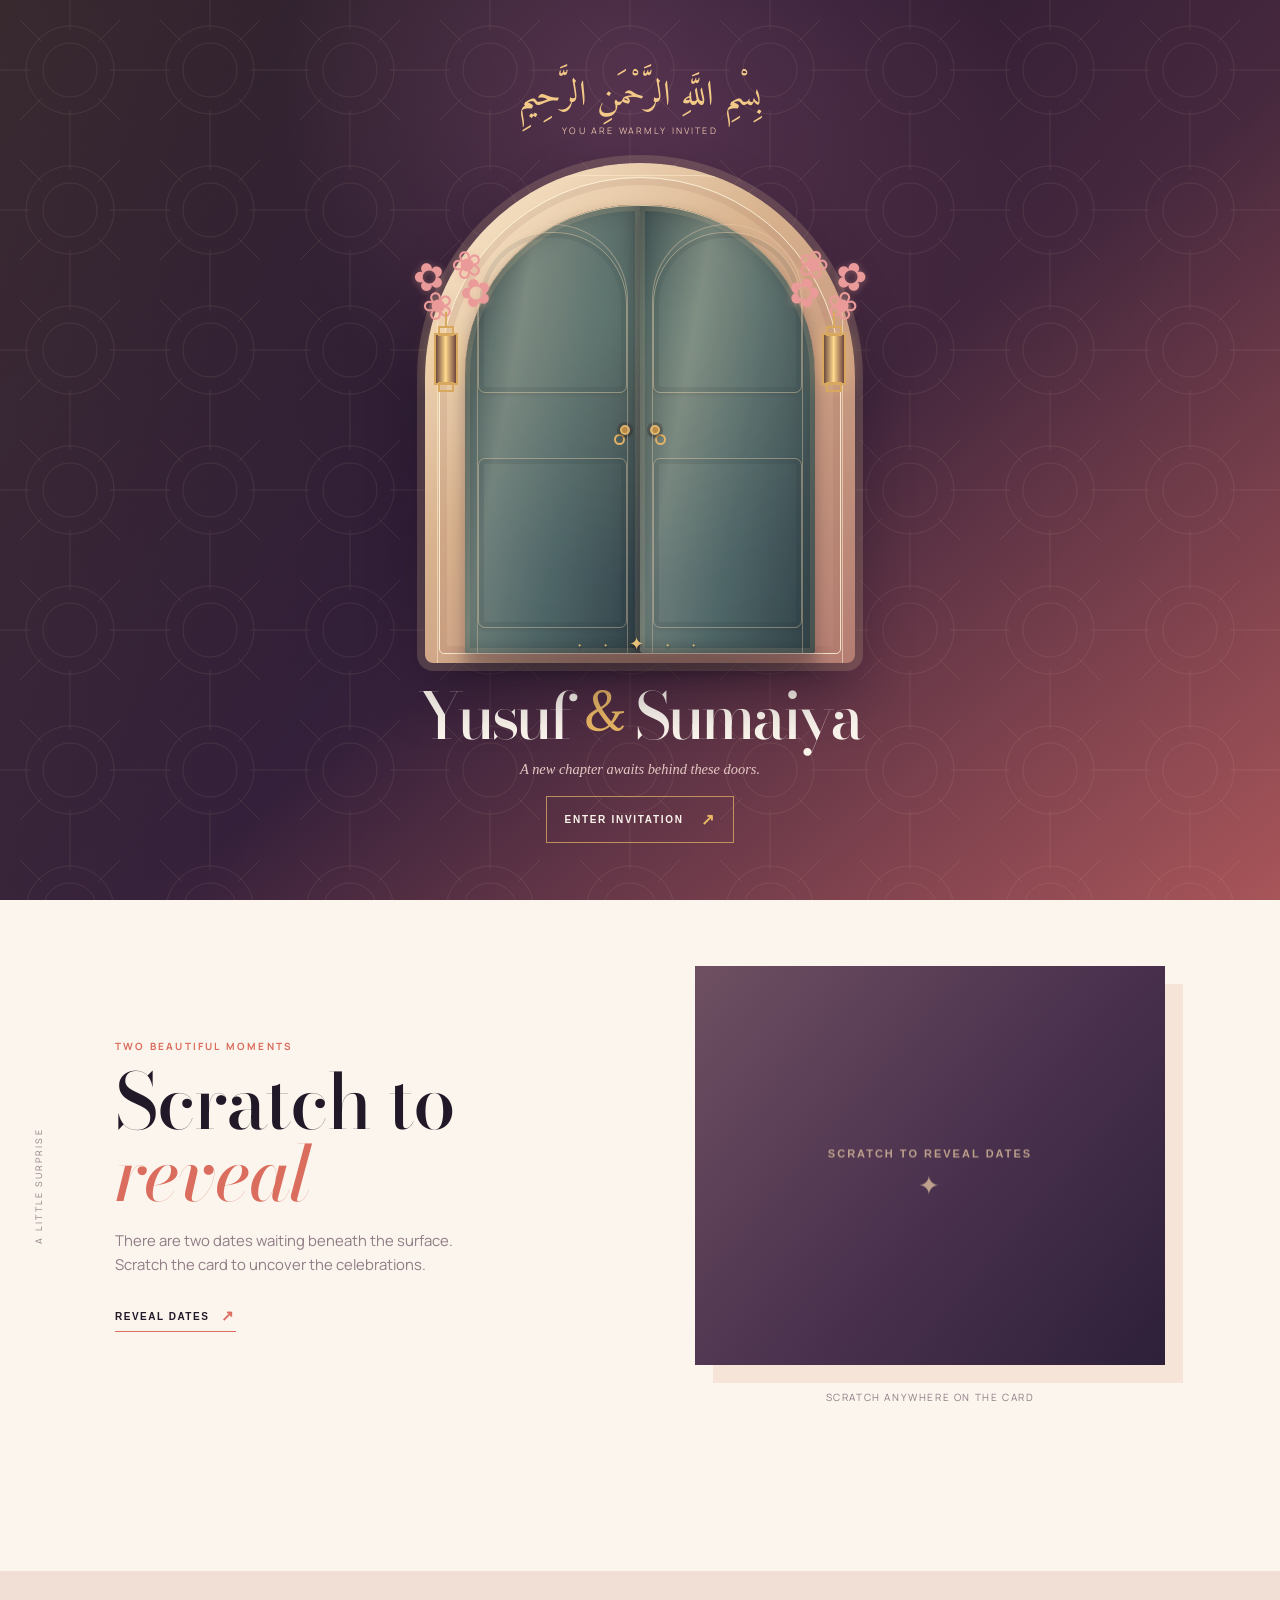
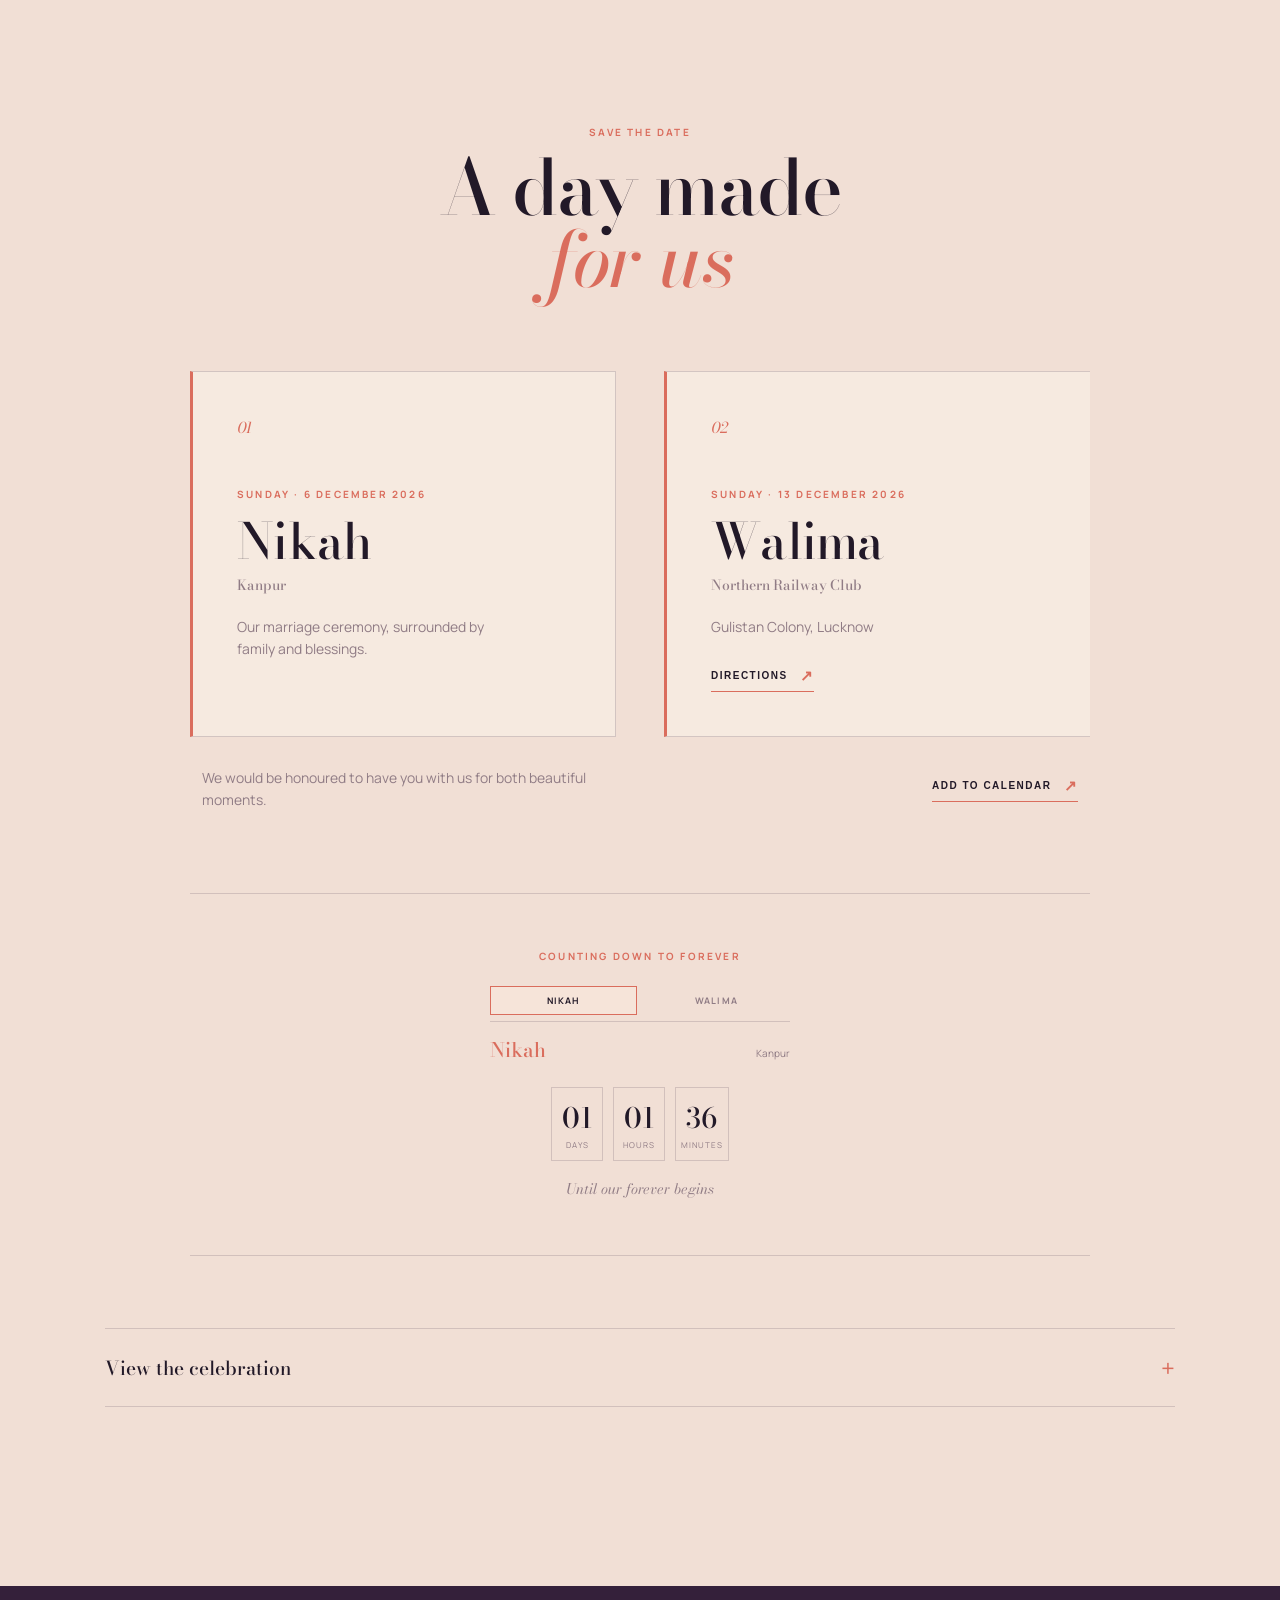
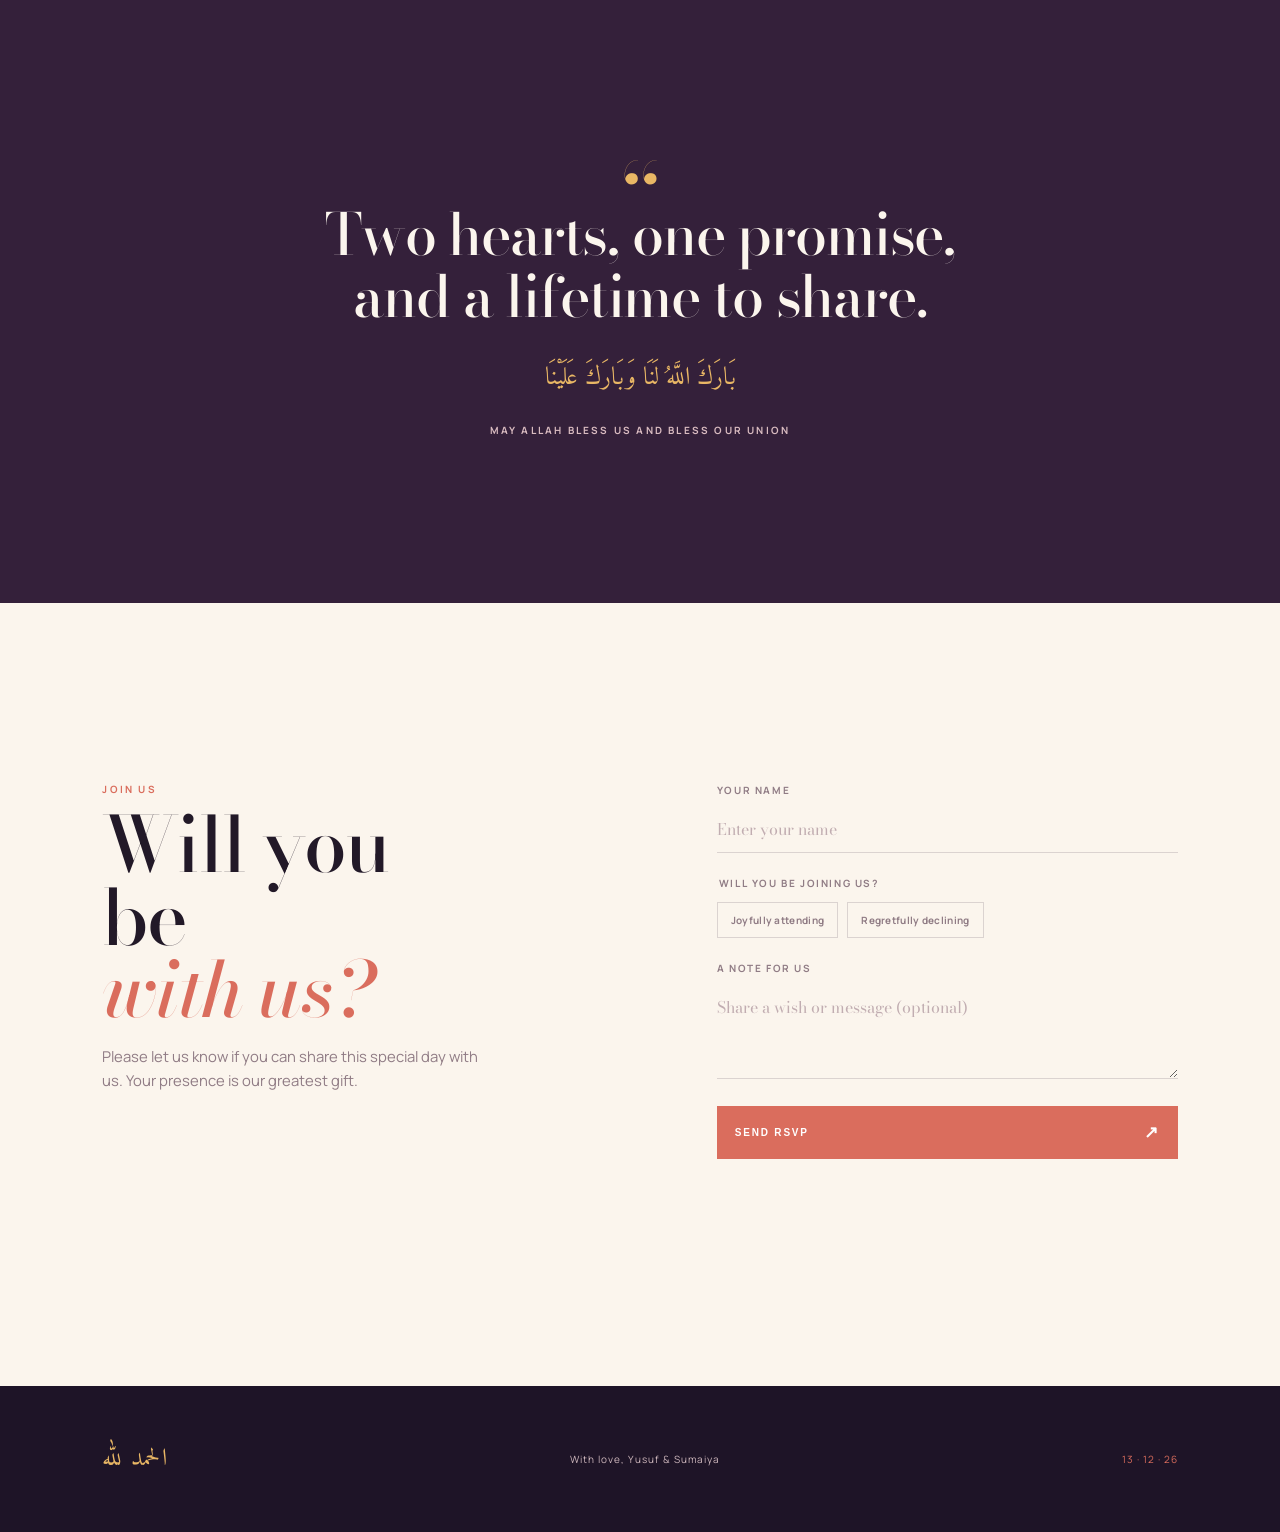
<file: index.html>
<!doctype html>
<html lang="en">
<head>
  <meta charset="UTF-8">
  <meta name="viewport" content="width=device-width, initial-scale=1.0">
  <meta name="theme-color" content="#1e1427">
  <meta name="description" content="The wedding invitation of Yusuf Ibraheem and Syed Sumaiya.">
  <title>Yusuf & Sumaiya | Wedding Invitation</title>
  <link rel="preconnect" href="https://fonts.googleapis.com">
  <link rel="preconnect" href="https://fonts.gstatic.com" crossorigin>
  <link href="https://fonts.googleapis.com/css2?family=Amiri:wght@400;700&family=Bodoni+Moda:opsz,wght@6..96,400;6..96,500;6..96,600;6..96,700&family=Manrope:wght@400;500;600;700&display=swap" rel="stylesheet">
  <link rel="stylesheet" href="styles.css">
  <style>
    .topbar { opacity:1; }
    .topbar .monogram { visibility:visible; }
    .topbar nav { padding:0; border:0; background:transparent; }
    .hero { min-height:min(800px,100vh); background:linear-gradient(180deg,#51364f 0%,#8c5b70 34%,#b87982 63%,#34213e 100%) !important; }
    .hero::before { display:block !important; opacity:.12 !important; }
    .hero::after { display:block !important; z-index:0 !important; top:20% !important; width:min(660px,64vw) !important; height:min(660px,64vw) !important; border:0 !important; background:radial-gradient(circle,rgba(255,215,174,.45),rgba(242,172,157,.12) 42%,transparent 70%) !important; }
    .hero-skyline { display:none !important; }
    .hero-pattern { display:block !important; inset:0 !important; height:100% !important; z-index:0 !important; opacity:.28 !important; background:linear-gradient(90deg,rgba(38,22,43,.65),transparent 24%,transparent 76%,rgba(38,22,43,.65)),linear-gradient(transparent 60%,rgba(25,16,34,.72)) !important; }
    .hero-courtyard { display:block !important; z-index:0 !important; }
    .hero-figures { display:block !important; z-index:1 !important; }
    .hero-person { display:block !important; position:absolute !important; bottom:-2% !important; width:clamp(220px,22vw,350px) !important; height:82% !important; object-fit:contain !important; filter:drop-shadow(0 15px 14px rgba(25,14,31,.34)) saturate(.86) !important; }
    .hero-person-groom { left:-2% !important; right:auto !important; }
    .hero-person-bride { right:-2% !important; left:auto !important; }
    .hero-copy { position:relative !important; z-index:3 !important; width:min(760px,62vw) !important; height:auto !important; overflow:visible !important; clip-path:none !important; white-space:normal !important; }
    .courtyard-lattice { display:flex !important; position:absolute; z-index:1; top:8%; bottom:24%; width:clamp(36px,7vw,110px); flex-direction:column; justify-content:space-around; align-items:center; border:1px solid rgba(247,211,169,.25); background:repeating-linear-gradient(45deg,transparent 0 9px,rgba(247,211,169,.16) 10px 11px),repeating-linear-gradient(-45deg,transparent 0 9px,rgba(247,211,169,.12) 10px 11px); opacity:.75; }
    .courtyard-lattice span { color:rgba(246,198,127,.72); font:clamp(14px,2vw,27px) 'Amiri',serif; }
    .courtyard-lattice-left { left:clamp(16px,8vw,135px); }
    .courtyard-lattice-right { right:clamp(16px,8vw,135px); }
    .courtyard-medallion { position:absolute; z-index:1; top:42%; display:grid; place-items:center; width:clamp(32px,4vw,62px); aspect-ratio:1; border:1px solid rgba(246,198,127,.55); border-radius:50%; color:#edbd6c; font-size:clamp(14px,2vw,24px); box-shadow:0 0 0 7px rgba(237,189,108,.08),inset 0 0 12px rgba(237,189,108,.12); }
    .courtyard-medallion-left { left:clamp(52px,17vw,280px); }.courtyard-medallion-right { right:clamp(52px,17vw,280px); }
    .hero h1 { font-size:clamp(3.2rem,7vw,6.3rem) !important; color:#fff7ed !important; }
    .hero .bismillah { color:#f0bd69 !important; }
    .hero .ayah { color:#fff0d3 !important; }
      .nikah-detail,.nikah-location { color:#d96f60 !important; }
      .nikah-location { font-weight:600; }
      .walima-detail { color:#241a2d !important; }
    .date-card { width:min(470px,78vw); aspect-ratio:1.18 / 1; }
    .date-underlay { flex-direction:row !important; gap:clamp(12px,3vw,28px); padding:20px; }
    .date-event { display:flex; flex:1; min-width:0; flex-direction:column; align-items:center; justify-content:center; }
    .date-event-name { margin-bottom:10px; color:var(--coral); font:700 10px 'Manrope',sans-serif; letter-spacing:.2em; text-transform:uppercase; }
    .date-event .date-month,.date-event .date-year { font-size:9px; letter-spacing:.16em; }
    .date-event strong { margin:4px 0; font:500 clamp(3.8rem,8vw,6.2rem) / .85 'Bodoni Moda',serif; }
    .date-event i { margin-top:9px; font:italic .8rem 'Bodoni Moda',serif; }
    .date-divider { width:1px; height:62%; background:rgba(52,32,58,.28); }
    @media (max-width:700px) { .date-card { width:min(350px,86vw); aspect-ratio:1 / 1.12; }.date-underlay { gap:4px; padding:10px; }.date-event-name { font-size:8px; letter-spacing:.13em; }.date-event .date-month,.date-event .date-year { font-size:7px; letter-spacing:.1em; }.date-event strong { font-size:clamp(3rem,14vw,4.8rem); }.date-event i { font-size:.7rem; }.date-divider { height:58%; } }
    @media (max-width:700px) {
      .hero { min-height:100svh; height:100svh; aspect-ratio:auto; }
      .hero-person { width:48vw !important; height:59% !important; bottom:0 !important; opacity:.88; }
      .hero-person-groom { left:-15% !important; }
      .hero-person-bride { right:-15% !important; }
      .hero-copy { width:100% !important; padding:70px 14px 0 !important; }
      .hero h1 { font-size:clamp(2.3rem,10vw,4rem) !important; }
      .courtyard-lattice { top:10%; bottom:24%; width:28px; opacity:.48; }.courtyard-lattice-left { left:4px; }.courtyard-lattice-right { right:4px; }.courtyard-medallion { width:28px; }.courtyard-medallion-left { left:38px; }.courtyard-medallion-right { right:38px; }
      .topbar { padding:10px 12px; }
      .topbar nav { gap:10px; padding:5px 8px; font-size:8px; }
    }
  </style>
</head>
<body>
  <section class="welcome-gate" id="welcomeGate" aria-labelledby="welcome-title">
    <div class="gate-pattern" aria-hidden="true"></div>
    <div class="gate-copy">
      <p class="arabic gate-bismillah" lang="ar" dir="rtl">بِسْمِ اللَّهِ الرَّحْمَنِ الرَّحِيمِ</p>
      <p class="gate-eyebrow">You are warmly invited</p>
      <div class="gate-scene" id="gateScene">
        <div class="gate-vine gate-vine-left" aria-hidden="true">✿ ❀<br>❀ ✿</div>
        <div class="gate-vine gate-vine-right" aria-hidden="true">❀ ✿<br>✿ ❀</div>
        <div class="gate-lantern gate-lantern-left" aria-hidden="true"><span></span></div>
        <div class="gate-lantern gate-lantern-right" aria-hidden="true"><span></span></div>
        <button class="gate-arch" id="doorToggle" type="button" aria-label="Open wedding invitation doors" aria-pressed="false">
          <span class="gate-arch-inner" aria-hidden="true"></span>
          <span class="gate-doorway" aria-hidden="true">
            <span class="gate-interior"><i>✦</i></span>
            <span class="gate-door gate-door-left"><span class="door-panel door-panel-top"></span><span class="door-panel door-panel-bottom"></span><span class="door-handle"></span></span>
            <span class="gate-door gate-door-right"><span class="door-panel door-panel-top"></span><span class="door-panel door-panel-bottom"></span><span class="door-handle"></span></span>
          </span>
          <span class="gate-threshold" aria-hidden="true">·  ·  ✦  ·  ·</span>
        </button>
      </div>
      <h1 id="welcome-title"><span>Yusuf</span><em>&</em><span>Sumaiya</span></h1>
      <p class="gate-instruction">A new chapter awaits behind these doors.</p>
      <button class="gate-button" id="enterInvitation" type="button">Enter invitation <span>↗</span></button>
    </div>
  </section>
  <div class="site-shell">
    <audio id="weddingAudio" src="wedding-song.mp3" preload="auto" loop></audio>
    <header class="topbar">
      <a class="monogram" href="#invitation" aria-label="Yusuf and Sumaiya invitation">Y <span>&</span> S</a>
      <nav aria-label="Main navigation">
        <a href="#details">Details</a>
        <a href="#rsvp">RSVP</a>
      </nav>
    </header>

    <main id="invitation">
      <section class="hero section-frame" aria-labelledby="hero-title">
        <div class="hero-skyline" aria-hidden="true"></div>
        <div class="hero-pattern" aria-hidden="true"></div>
        <div class="hero-courtyard" aria-hidden="true">
          <div class="courtyard-arch"></div>
          <div class="courtyard-column courtyard-column-left"></div>
          <div class="courtyard-column courtyard-column-right"></div>
          <div class="courtyard-lattice courtyard-lattice-left"><span>✦</span><span>✧</span><span>✦</span><span>✧</span></div>
          <div class="courtyard-lattice courtyard-lattice-right"><span>✧</span><span>✦</span><span>✧</span><span>✦</span></div>
          <div class="courtyard-medallion courtyard-medallion-left">✦</div>
          <div class="courtyard-medallion courtyard-medallion-right">✦</div>
          <div class="courtyard-lantern courtyard-lantern-left"><span></span></div>
          <div class="courtyard-lantern courtyard-lantern-right"><span></span></div>
          <div class="courtyard-flora courtyard-flora-left">✿ ❀ ✾</div>
          <div class="courtyard-flora courtyard-flora-right">✾ ❀ ✿</div>
          <div class="courtyard-floor"></div>
        </div>
        <div class="hero-figures" aria-hidden="true">
          <img class="hero-person hero-person-groom" src="images/groom2.png" alt="">
          <img class="hero-person hero-person-bride" src="images/bride4.png" alt="">
        </div>
        <div class="hero-copy reveal">
          <p class="arabic bismillah" lang="ar" dir="rtl">بِسْمِ اللَّهِ الرَّحْمَنِ الرَّحِيمِ</p>
          <p class="eyebrow">In the name of Allah, the Most Gracious, the Most Merciful</p>
          <div class="ornament" aria-hidden="true"><span></span><i>✦</i><span></span></div>
          <p class="arabic ayah" lang="ar" dir="rtl">وَخَلَقْنَاكُمْ أَزْوَاجًا</p>
          <p class="translation">“And We created you in pairs.”</p>
          <p class="reference">Surah An-Naba · 78:8</p>
          <h1 id="hero-title"><span>Yusuf</span><em>&</em><span>Sumaiya</span></h1>
          <p class="intro">With the blessings of our families, we invite you to celebrate the beginning of our beautiful new chapter.</p>
          <a class="scroll-cue" href="#date-reveal"><span>Open our invitation</span><strong>↓</strong></a>
        </div>
      </section>

      <section class="date-section section-frame" id="date-reveal" aria-labelledby="date-heading">
        <div class="section-label">A little surprise</div>
        <div class="date-layout">
          <div class="date-copy reveal">
            <p class="eyebrow">Two beautiful moments</p>
            <h2 id="date-heading">Scratch to<br><em>reveal</em></h2>
            <p>There are two dates waiting beneath the surface. Scratch the card to uncover the celebrations.</p>
            <button class="text-button" id="revealButton" type="button">Reveal dates <span>↗</span></button>
          </div>
          <div class="scratch-wrap reveal">
            <div class="date-card" id="scratchCard">
              <div class="date-underlay" aria-hidden="true">
                <div class="date-event"><span class="date-event-name">Nikah</span><span class="date-month">DECEMBER</span><strong>06</strong><span class="date-year">2026</span><i>Sunday · Kanpur</i></div>
                <div class="date-divider" aria-hidden="true"></div>
                <div class="date-event"><span class="date-event-name">Walima</span><span class="date-month">DECEMBER</span><strong>13</strong><span class="date-year">2026</span><i>Sunday · Lucknow</i></div>
              </div>
              <canvas id="scratchCanvas" aria-hidden="true"></canvas>
              <div class="date-accessible" role="status">Nikah: Sunday, 6 December 2026 in Kanpur. Walima: Sunday, 13 December 2026 at Northern Railway Club, Gulistan Colony, Lucknow.</div>
            </div>
            <p class="scratch-note" id="scratchNote">Scratch anywhere on the card</p>
          </div>
        </div>
      </section>

      <section class="details-section section-frame" id="details" aria-labelledby="details-heading">
        <div class="section-label">The celebration</div>
        <div class="details-heading reveal">
          <p class="eyebrow">Save the date</p>
          <h2 id="details-heading">A day made<br><em>for us</em></h2>
        </div>
        <div class="details-grid">
          <article class="detail-block event-card reveal"><span class="detail-number">01</span><p class="eyebrow">Sunday · 6 December 2026</p><h3>Nikah</h3><p class="event-place">Kanpur</p><p>Our marriage ceremony, surrounded by family and blessings.</p></article>
          <article class="detail-block event-card reveal"><span class="detail-number">02</span><p class="eyebrow">Sunday · 13 December 2026</p><h3>Walima</h3><p class="event-place">Northern Railway Club</p><p>Gulistan Colony, Lucknow</p><a class="line-link" href="https://www.google.com/maps/search/?api=1&query=Northern+Railway+Club+Gulistan+Colony+Lucknow" target="_blank" rel="noreferrer">Directions <span>↗</span></a></article>
        </div>
        <div class="details-actions reveal"><p>We would be honoured to have you with us for both beautiful moments.</p><a class="line-link" href="wedding.ics" download>Add to calendar <span>↗</span></a></div>
        <div class="countdown-panel reveal"><p class="eyebrow">Counting down to forever</p><div class="event-tabs" role="tablist" aria-label="Wedding events"><button class="event-tab is-selected" id="nikahTab" type="button" role="tab" aria-selected="true" aria-controls="eventCountdown" tabindex="0" data-event="nikah">Nikah</button><button class="event-tab" id="walimaTab" type="button" role="tab" aria-selected="false" aria-controls="eventCountdown" tabindex="-1" data-event="walima">Walima</button></div><div class="event-summary" aria-live="polite"><strong id="eventLabel">Nikah</strong><span id="eventVenue">Kanpur</span></div><div class="countdown" id="eventCountdown" role="tabpanel" aria-label="Countdown to Nikah"><div><strong id="days">--</strong><span>days</span></div><div><strong id="hours">--</strong><span>hours</span></div><div><strong id="minutes">--</strong><span>minutes</span></div></div><p class="countdown-note">Until our forever begins</p></div>
        <details class="schedule reveal">
          <summary><span>View the celebration</span><strong>+</strong></summary>
          <div class="schedule-list">
            <div><time>06:00 PM</time><span>Guests gather</span><small>Welcome drinks and warm greetings</small></div>
            <div><time>07:00 PM</time><span>The celebration begins</span><small>Join us for an evening with family</small></div>
            <div><time>08:30 PM</time><span>Dinner is served</span><small>A shared table and sweet memories</small></div>
          </div>
        </details>
      </section>

      <section class="quote-section section-frame" aria-label="A note from the couple">
        <div class="quote-mark" aria-hidden="true">“</div>
        <blockquote>Two hearts, one promise,<br>and a lifetime to share.</blockquote>
        <p class="arabic quote-arabic" lang="ar" dir="rtl">بَارَكَ اللَّهُ لَنَا وَبَارَكَ عَلَيْنَا</p>
        <p class="eyebrow">May Allah bless us and bless our union</p>
      </section>

      <section class="rsvp-section section-frame" id="rsvp" aria-labelledby="rsvp-heading">
        <div class="rsvp-intro reveal"><p class="eyebrow">Join us</p><h2 id="rsvp-heading">Will you be<br><em>with us?</em></h2><p>Please let us know if you can share this special day with us. Your presence is our greatest gift.</p></div>
        <form class="rsvp-form reveal" id="rsvpForm">
          <label for="guestName">Your name<input id="guestName" name="guestName" type="text" autocomplete="name" placeholder="Enter your name" required></label>
          <fieldset><legend>Will you be joining us?</legend><div class="choice-row"><label class="choice"><input type="radio" name="attendance" value="Joyfully attending" required><span>Joyfully attending</span></label><label class="choice"><input type="radio" name="attendance" value="Regretfully declining"><span>Regretfully declining</span></label></div></fieldset>
          <label for="meal" id="mealField" hidden>Meal preference<select id="meal" name="meal"><option value="Not specified">Select an option</option><option>Vegetarian</option><option>Non-vegetarian</option></select></label>
          <label for="message">A note for us <textarea id="message" name="message" rows="3" placeholder="Share a wish or message (optional)"></textarea></label>
          <button class="primary-button" type="submit">Send RSVP <span>↗</span></button>
          <p class="form-status" id="formStatus" role="status"></p>
        </form>
      </section>
    </main>

    <footer class="footer section-frame"><p class="arabic" lang="ar" dir="rtl">الحمد لله</p><p>With love, Yusuf & Sumaiya</p><span>13 · 12 · 26</span></footer>
  </div>
  <script src="script.js?v=2"></script>
</body>
</html>
</file>
<file: styles.css>
@import url('https://fonts.googleapis.com/css2?family=Amiri:wght@400;700&family=Bodoni+Moda:opsz,wght@6..96,400;6..96,500;6..96,600;6..96,700&family=Manrope:wght@400;500;600;700&display=swap');

:root { --ink:#221928; --plum:#34203a; --plum-deep:#1e1427; --coral:#da6d5d; --saffron:#e9b765; --blush:#f6e4d9; --paper:#fbf5ed; --muted:#907c85; --line:rgba(52,32,58,.16); }
* { box-sizing:border-box; }
body.gate-open { overflow:hidden; }
html { scroll-behavior:smooth; }
body { margin:0; background:var(--paper); color:var(--ink); font-family:'Manrope',sans-serif; font-size:15px; line-height:1.6; }
a { color:inherit; text-decoration:none; }
.site-shell { overflow:hidden; }
.welcome-gate { position:fixed; inset:0; z-index:20; display:grid; place-items:center; overflow:hidden; background:radial-gradient(circle at 50% 12%,#56334f 0,transparent 36%),linear-gradient(145deg,#1e1427,#34203a 55%,#9b4f58); color:var(--paper); transition:visibility 1.2s,opacity 1.2s; }
.welcome-gate::before { content:''; position:absolute; inset:0; background:linear-gradient(120deg,rgba(233,183,101,.13),transparent 40%,rgba(218,109,93,.2)); }
.gate-pattern { position:absolute; inset:0; opacity:.17; background-image:url("data:image/svg+xml,%3Csvg width='140' height='140' viewBox='0 0 140 140' xmlns='http://www.w3.org/2000/svg'%3E%3Cg fill='none' stroke='%23f5d7ad' stroke-opacity='.7' stroke-width='.8'%3E%3Cpath d='M70 0v30m0 80v30M0 70h30m80 0h30M20 20l22 22m56 56 22 22M120 20 98 42m-56 56L20 120'/%3E%3Cpath d='M70 26c-24 0-44 20-44 44s20 44 44 44 44-20 44-44-20-44-44-44Z'/%3E%3Cpath d='M70 43c-15 0-27 12-27 27s12 27 27 27 27-12 27-27-12-27-27-27Z'/%3E%3C/g%3E%3C/svg%3E"); }
.gate-copy { position:relative; z-index:1; width:min(620px,90vw); padding-top:20px; text-align:center; }.gate-bismillah { margin:0 0 8px; color:#f3c987; font-size:clamp(1.45rem,3.5vw,2.2rem); line-height:1.1; }.gate-eyebrow { margin:0; color:#e4bdaa; font-size:9px; letter-spacing:.24em; text-transform:uppercase; }.gate-arch { position:relative; width:min(310px,58vw); height:min(375px,55vh); margin:25px auto 21px; overflow:hidden; border:2px solid rgba(233,183,101,.75); border-bottom:0; border-radius:155px 155px 0 0; background:linear-gradient(145deg,#f3cfa6,#b6776b 38%,#55344f 100%); box-shadow:0 0 0 8px rgba(233,183,101,.12),0 22px 50px rgba(0,0,0,.28); }.gate-arch::before { content:''; position:absolute; inset:12px 12px 0; border:1px solid rgba(255,239,207,.54); border-bottom:0; border-radius:145px 145px 0 0; }.gate-doorway { position:absolute; inset:39px 37px 0; display:grid; place-items:center; border-radius:112px 112px 0 0; background:radial-gradient(circle at 50% 32%,#f8d48d 0,#4d304d 55%,#24182e 100%); box-shadow:inset 0 0 30px rgba(21,10,27,.6); }.gate-doorway span { color:#f7d69b; font-size:28px; opacity:.9; }.gate-door { position:absolute; z-index:2; top:39px; bottom:0; width:50%; background:linear-gradient(110deg,#92706e,#52636a 50%,#35444e); border:1px solid rgba(235,207,171,.6); box-shadow:inset 0 0 20px rgba(23,17,32,.35); transition:transform 1.3s cubic-bezier(.6,0,.2,1); }.gate-door::after { content:''; position:absolute; inset:18px 12px 0; border:1px solid rgba(236,213,181,.42); border-bottom:0; border-radius:90px 90px 0 0; }.gate-door-left { left:0; transform-origin:left center; border-radius:105px 0 0 0; }.gate-door-right { right:0; transform-origin:right center; border-radius:0 105px 0 0; }.gate-door-left::before,.gate-door-right::before { content:''; position:absolute; top:51%; width:7px; height:7px; border:2px solid #e8b866; border-radius:50%; }.gate-door-left::before { right:15px; }.gate-door-right::before { left:15px; }.welcome-gate h1 { display:flex; justify-content:center; gap:13px; margin:0; font:500 clamp(2.3rem,6vw,4rem)/1 'Playfair Display',serif; letter-spacing:-.06em; }.welcome-gate h1 em { color:var(--saffron); font-family:'Amiri',serif; font-style:normal; }.gate-instruction { margin:13px 0 18px; color:#e4c8c3; font:italic .9rem 'Playfair Display',serif; }.gate-button { display:inline-flex; align-items:center; gap:17px; padding:13px 18px; border:1px solid rgba(233,183,101,.7); background:transparent; color:var(--paper); cursor:pointer; font:700 10px 'DM Sans',sans-serif; letter-spacing:.17em; text-transform:uppercase; }.gate-button span { color:var(--saffron); font-size:16px; }.gate-button:focus-visible { outline:2px solid #fff; outline-offset:4px; }.welcome-gate.is-opening { visibility:hidden; opacity:0; pointer-events:none; }.welcome-gate.is-opening .gate-door-left { transform:perspective(700px) rotateY(-105deg); }.welcome-gate.is-opening .gate-door-right { transform:perspective(700px) rotateY(105deg); }
.topbar { position:absolute; z-index:5; top:0; left:0; width:100%; display:flex; justify-content:space-between; align-items:center; padding:28px clamp(22px,6vw,88px); color:var(--paper); }
.monogram { font-family:'Playfair Display',serif; font-size:1.1rem; letter-spacing:.04em; }.monogram span { color:var(--saffron); padding:0 4px; font-style:italic; }
.topbar nav { display:flex; gap:28px; font-size:11px; letter-spacing:.18em; text-transform:uppercase; }.topbar nav a { opacity:.8; transition:opacity .2s; }.topbar nav a:hover { opacity:1; }
.section-frame { padding-left:clamp(24px,8vw,128px); padding-right:clamp(24px,8vw,128px); }
.hero { position:relative; min-height:800px; display:grid; place-items:center; isolation:isolate; overflow:hidden; background:linear-gradient(180deg,#efc49e 0%,#d58c87 34%,#8d526c 68%,#33203c 100%); color:var(--paper); }
.hero::before { content:''; position:absolute; inset:0; opacity:.14; background-image:url("data:image/svg+xml,%3Csvg width='140' height='140' viewBox='0 0 140 140' xmlns='http://www.w3.org/2000/svg'%3E%3Cg fill='none' stroke='%23f5d7ad' stroke-opacity='.65' stroke-width='.8'%3E%3Cpath d='M70 0v30m0 80v30M0 70h30m80 0h30M20 20l22 22m56 56 22 22M120 20 98 42m-56 56L20 120'/%3E%3Cpath d='M70 26c-24 0-44 20-44 44s20 44 44 44 44-20 44-44-20-44-44-44Z'/%3E%3Cpath d='M70 43c-15 0-27 12-27 27s12 27 27 27 27-12 27-27-12-27-27-27Z'/%3E%3C/g%3E%3C/svg%3E"); mix-blend-mode:screen; }
.hero::after { content:''; position:absolute; top:34%; left:50%; width:min(260px,40vw); height:min(260px,40vw); border-radius:50%; transform:translateX(-50%); background:radial-gradient(circle,rgba(255,240,205,.32) 0,rgba(249,214,155,.14) 46%,transparent 70%); z-index:-1; }
.hero-skyline { display:none; }
.hero-figure { position:absolute; z-index:0; bottom:-2%; width:clamp(390px,43vw,700px); height:94%; overflow:hidden; opacity:.83; filter:saturate(.72) sepia(.12); }
.hero-figure::after { content:''; position:absolute; inset:0; background:linear-gradient(180deg,rgba(239,196,158,.35) 0%,transparent 26%,rgba(81,42,70,.12) 62%,rgba(30,20,39,.86) 100%); pointer-events:none; }
.hero-figure img { width:100%; height:100%; object-fit:cover; object-position:top center; -webkit-mask-image:linear-gradient(90deg,transparent 0%,#000 17%,#000 69%,transparent 100%),linear-gradient(180deg,transparent 0%,#000 12%,#000 78%,transparent 100%); mask-image:linear-gradient(90deg,transparent 0%,#000 17%,#000 69%,transparent 100%),linear-gradient(180deg,transparent 0%,#000 12%,#000 78%,transparent 100%); -webkit-mask-composite:source-in; mask-composite:intersect; }
.hero-figure-left { left:-12%; }.hero-figure-left img { object-position:right top; }
.hero-figure-right { right:-12%; }.hero-figure-right img { object-position:left top; }
.hero-figure.is-empty { display:none; }
.hero-pattern { position:absolute; inset:auto 0 0; height:30%; background:linear-gradient(transparent,rgba(30,20,39,.85)); opacity:.7; z-index:0; }.hero-copy { position:relative; z-index:1; width:min(720px,100%); text-align:center; padding-top:76px; }.arabic { font-family:'Amiri',serif; }.bismillah { margin:0; color:#f3c987; font-size:clamp(1.75rem,4vw,2.8rem); line-height:1.2; }.eyebrow { margin:0; color:var(--coral); font-size:10px; font-weight:700; letter-spacing:.22em; line-height:1.5; text-transform:uppercase; }.hero .eyebrow { color:#f7d6bb; margin-top:10px; opacity:.8; }.ornament { display:flex; align-items:center; justify-content:center; gap:13px; margin:31px auto 21px; }.ornament span { width:66px; height:1px; background:#e9b765; opacity:.6; }.ornament i { color:#e9b765; font-size:14px; font-style:normal; }.ayah { margin:0; color:#fff0d3; font-size:clamp(1.6rem,4vw,2.35rem); line-height:1.2; }.translation { margin:8px 0 0; font-family:'Playfair Display',serif; font-size:1rem; font-style:italic; color:#f4ddd0; }.reference { margin:6px 0 35px; color:#e4bdaa; font-size:10px; letter-spacing:.16em; text-transform:uppercase; }.hero h1 { display:flex; justify-content:center; align-items:center; gap:20px; margin:0; font-family:'Playfair Display',serif; font-size:clamp(3.4rem,9vw,7rem); font-weight:500; line-height:.95; letter-spacing:-.06em; }.hero h1 em { color:var(--saffron); font-family:'Amiri',serif; font-size:.7em; font-weight:400; }.intro { max-width:430px; margin:28px auto 0; color:#f3dad1; font-size:.94rem; }.scroll-cue { display:inline-flex; align-items:center; gap:18px; margin-top:50px; color:#f5d6c1; font-size:10px; letter-spacing:.18em; text-transform:uppercase; }.scroll-cue strong { display:grid; place-items:center; width:34px; height:34px; border:1px solid rgba(245,214,193,.5); border-radius:50%; color:var(--saffron); font-size:16px; font-weight:400; }
.date-section { position:relative; padding-top:clamp(95px,13vw,180px); padding-bottom:clamp(95px,13vw,180px); background:var(--paper); }.section-label { position:absolute; top:50%; left:clamp(15px,2.5vw,42px); transform:rotate(-90deg) translateX(-50%); transform-origin:left top; color:var(--muted); font-size:9px; letter-spacing:.23em; text-transform:uppercase; }.date-layout { display:grid; grid-template-columns:1fr 1fr; align-items:center; gap:clamp(48px,9vw,150px); max-width:1050px; margin:auto; }.date-copy { max-width:350px; }.date-copy h2,.details-heading h2,.rsvp-intro h2 { margin:12px 0 19px; font-family:'Playfair Display',serif; font-size:clamp(3rem,6vw,5.1rem); font-weight:500; letter-spacing:-.06em; line-height:.94; }.date-copy h2 em,.details-heading h2 em,.rsvp-intro h2 em { color:var(--coral); font-style:italic; }.date-copy p:not(.eyebrow) { color:var(--muted); font-size:.93rem; }.text-button,.line-link { display:inline-flex; gap:12px; align-items:center; border:0; border-bottom:1px solid var(--coral); padding:0 0 6px; margin-top:16px; background:transparent; color:var(--ink); cursor:pointer; font:600 10px 'DM Sans',sans-serif; letter-spacing:.15em; text-transform:uppercase; }.text-button span,.line-link span { color:var(--coral); font-size:15px; }.scratch-wrap { justify-self:center; text-align:center; }.date-card { position:relative; width:min(340px,72vw); aspect-ratio:1/1; overflow:hidden; background:var(--saffron); box-shadow:18px 18px 0 var(--blush); }.date-underlay { position:absolute; inset:0; display:flex; flex-direction:column; justify-content:center; align-items:center; color:var(--plum); text-align:center; }.date-month,.date-year { font-size:11px; font-weight:700; letter-spacing:.25em; }.date-underlay strong { margin:5px 0 1px; font-family:'Playfair Display',serif; font-size:clamp(6rem,13vw,9rem); font-weight:500; line-height:.9; }.date-underlay i { margin-top:13px; font-family:'Playfair Display',serif; font-size:13px; }.date-underlay::before,.date-underlay::after { content:'✦'; position:absolute; color:var(--coral); font-size:20px; }.date-underlay::before { top:23px; left:26px; }.date-underlay::after { right:26px; bottom:23px; }.date-card canvas { position:absolute; inset:0; width:100%; height:100%; cursor:crosshair; touch-action:none; }.date-accessible { position:absolute; left:8px; bottom:6px; color:transparent; font-size:1px; }.scratch-note { margin:24px 0 0; color:var(--muted); font-size:10px; letter-spacing:.16em; text-transform:uppercase; }
.details-section { padding-top:clamp(95px,12vw,160px); padding-bottom:clamp(100px,14vw,180px); background:#f1dfd5; }.details-heading { max-width:500px; margin:0 auto 75px; text-align:center; }.details-heading .eyebrow { color:var(--coral); }.details-grid { display:grid; grid-template-columns:repeat(3,1fr); max-width:1070px; margin:auto; }.detail-block { position:relative; min-height:260px; padding:0 clamp(18px,3vw,46px); border-left:1px solid var(--line); }.detail-block:last-child { border-right:1px solid var(--line); }.detail-number { display:block; margin-bottom:36px; color:var(--coral); font:italic 15px 'Playfair Display',serif; }.detail-block h3 { margin:12px 0 17px; font:500 clamp(1.5rem,2.5vw,2.15rem)/1.08 'Playfair Display',serif; letter-spacing:-.04em; }.detail-block p:not(.eyebrow):not(.countdown-note) { color:var(--muted); font-size:.87rem; }.line-link { margin-top:15px; }.countdown { display:flex; gap:10px; margin:13px 0 17px; }.countdown div { display:flex; flex-direction:column; align-items:center; min-width:52px; padding:8px 5px; border:1px solid var(--line); }.countdown strong { font:500 1.75rem 'Playfair Display',serif; }.countdown span { color:var(--muted); font-size:8px; letter-spacing:.12em; text-transform:uppercase; }.countdown-note { color:var(--muted); font:italic .9rem 'Playfair Display',serif; }
.quote-section { padding-top:clamp(100px,13vw,165px); padding-bottom:clamp(100px,13vw,165px); background:var(--plum); color:var(--paper); text-align:center; }.quote-mark { height:52px; color:var(--saffron); font:6rem/1 'Playfair Display',serif; }.quote-section blockquote { margin:0 auto 31px; font:500 clamp(2rem,4.5vw,3.8rem)/1.08 'Playfair Display',serif; letter-spacing:-.05em; }.quote-arabic { color:#e9b765; font-size:1.55rem; }.quote-section .eyebrow { margin-top:9px; color:#d9bbc0; }
.rsvp-section { display:grid; grid-template-columns:1fr 1fr; gap:clamp(50px,12vw,190px); padding-top:clamp(100px,14vw,180px); padding-bottom:clamp(100px,14vw,180px); background:var(--paper); }.rsvp-intro { align-self:start; max-width:380px; }.rsvp-intro > p:last-child { color:var(--muted); font-size:.93rem; }.rsvp-form { display:flex; flex-direction:column; gap:22px; max-width:470px; }.rsvp-form label,.rsvp-form legend { color:var(--muted); font-size:10px; font-weight:700; letter-spacing:.16em; text-transform:uppercase; }.rsvp-form input[type=text],.rsvp-form select,.rsvp-form textarea { display:block; width:100%; margin-top:8px; padding:11px 0; border:0; border-bottom:1px solid var(--line); outline:none; background:transparent; color:var(--ink); font:1rem 'Playfair Display',serif; resize:vertical; }.rsvp-form input:focus,.rsvp-form select:focus,.rsvp-form textarea:focus { border-color:var(--coral); }.rsvp-form input::placeholder,.rsvp-form textarea::placeholder { color:#c1adb1; }.rsvp-form fieldset { margin:0; padding:0; border:0; }.choice-row { display:flex; flex-wrap:wrap; gap:9px; margin-top:11px; }.choice { cursor:pointer; }.choice input { position:absolute; opacity:0; }.choice span { display:block; padding:9px 13px; border:1px solid var(--line); color:var(--muted); font-size:10px; letter-spacing:.03em; text-transform:none; transition:.2s; }.choice input:checked + span { border-color:var(--coral); background:var(--blush); color:var(--ink); }.primary-button { display:flex; justify-content:space-between; align-items:center; width:100%; margin-top:5px; padding:16px 18px; border:0; background:var(--coral); color:white; cursor:pointer; font:700 10px 'DM Sans',sans-serif; letter-spacing:.18em; text-transform:uppercase; }.primary-button span { font-size:17px; }.form-status { min-height:25px; margin:0; color:var(--coral); font-size:.86rem; }.footer { display:flex; align-items:center; justify-content:space-between; padding-top:30px; padding-bottom:30px; background:var(--plum-deep); color:#cfb8bd; font-size:10px; letter-spacing:.1em; }.footer .arabic { color:var(--saffron); font-size:1.5rem; }.footer span { color:var(--coral); }
.reveal { opacity:0; transform:translateY(18px); transition:opacity .7s ease,transform .7s ease; }.reveal.visible { opacity:1; transform:none; }
@media (max-width:700px) { .topbar { padding:22px 24px; }.topbar nav { gap:17px; font-size:9px; }.hero { min-height:720px; }.hero-figure { width:38vw; height:56%; opacity:.5; }.hero-figure img { -webkit-mask-image:linear-gradient(180deg,transparent 0,#000 22%,transparent 100%); mask-image:linear-gradient(180deg,transparent 0,#000 22%,transparent 100%); }.hero h1 { flex-direction:column; gap:7px; font-size:4.2rem; }.hero h1 em { font-size:2.2rem; line-height:.5; }.intro { padding:0 15px; }.date-layout,.rsvp-section { grid-template-columns:1fr; gap:58px; }.date-copy { max-width:390px; }.date-card { box-shadow:12px 12px 0 var(--blush); }.section-label { display:none; }.details-heading { margin-bottom:55px; }.details-grid { grid-template-columns:1fr; gap:42px; }.detail-block { min-height:0; padding:0 0 42px; border-left:0; border-bottom:1px solid var(--line); }.detail-block:last-child { border-right:0; border-bottom:0; padding-bottom:0; }.detail-number { margin-bottom:20px; }.rsvp-section { gap:52px; }.footer { flex-wrap:wrap; gap:15px; } }
@media (max-width:700px) { .topbar { padding:22px 24px; }.topbar nav { gap:17px; font-size:9px; }.hero { min-height:720px; }.hero-figure { width:52vw; height:58%; opacity:.48; }.hero-figure img { -webkit-mask-image:linear-gradient(90deg,transparent 0%,#000 25%,#000 68%,transparent 100%),linear-gradient(180deg,transparent 0,#000 22%,transparent 100%); mask-image:linear-gradient(90deg,transparent 0%,#000 25%,#000 68%,transparent 100%),linear-gradient(180deg,transparent 0,#000 22%,transparent 100%); -webkit-mask-composite:source-in; mask-composite:intersect; }
@media (max-width:700px) { .gate-arch { width:min(270px,65vw); height:min(325px,49vh); margin-top:21px; }.gate-copy { padding-top:10px; }.gate-instruction { margin-top:10px; } }
@media (prefers-reduced-motion:reduce) { html { scroll-behavior:auto; }.reveal { opacity:1; transform:none; transition:none; }.welcome-gate,.gate-door { transition:none; } }

.hero { background:linear-gradient(180deg,#eebf9d 0%,#d38b88 38%,#84516a 74%,#30203b 100%); }
.hero::before { opacity:.09; }
.hero::after { top:31%; width:min(460px,58vw); height:min(460px,58vw); background:radial-gradient(circle,rgba(255,225,181,.24) 0,rgba(245,196,157,.1) 42%,transparent 72%); }
.hero-figure { width:clamp(460px,53vw,800px); height:98%; bottom:-4%; opacity:.73; filter:saturate(.62) sepia(.16) contrast(.92); }
.hero-figure::after { background:linear-gradient(180deg,rgba(240,190,157,.56) 0%,rgba(215,139,136,.12) 24%,rgba(86,47,72,.12) 61%,rgba(30,20,39,.9) 100%),linear-gradient(90deg,rgba(52,28,53,.75) 0%,transparent 32%,transparent 68%,rgba(52,28,53,.75) 100%); mix-blend-mode:normal; }
.hero-figure img { -webkit-mask-image:linear-gradient(90deg,transparent 0%,rgba(0,0,0,.2) 12%,#000 32%,#000 68%,rgba(0,0,0,.2) 88%,transparent 100%),linear-gradient(180deg,transparent 0%,#000 9%,#000 78%,transparent 100%); mask-image:linear-gradient(90deg,transparent 0%,rgba(0,0,0,.2) 12%,#000 32%,#000 68%,rgba(0,0,0,.2) 88%,transparent 100%),linear-gradient(180deg,transparent 0%,#000 9%,#000 78%,transparent 100%); -webkit-mask-composite:source-in; mask-composite:intersect; }
.hero-figure-left { left:-21%; }.hero-figure-right { right:-21%; }
.hero-pattern { inset:0; height:100%; background:linear-gradient(90deg,rgba(47,25,49,.28),rgba(70,34,62,.04) 28%,rgba(70,34,62,.04) 72%,rgba(47,25,49,.28)),linear-gradient(transparent 48%,rgba(29,19,38,.86)); opacity:.9; }
.hero-copy { width:min(760px,62vw); }
@media (max-width:700px) { .hero-figure { width:70vw; height:66%; opacity:.44; }.hero-figure-left { left:-35%; }.hero-figure-right { right:-35%; }.hero-copy { width:100%; } }

/* Minimal invitation artwork: the people remain the only foreground subjects. */
.hero { min-height:800px; background:linear-gradient(155deg,#fbecd7 0%,#f2c9bd 39%,#d89099 72%,#5a354f 100%); }
.hero::before { opacity:.12; mix-blend-mode:multiply; }
.hero::after { top:8%; left:50%; width:min(600px,72vw); height:min(600px,72vw); border:1px solid rgba(167,91,101,.2); background:radial-gradient(circle,rgba(255,247,226,.6) 0,rgba(255,230,201,.22) 35%,transparent 70%); z-index:-1; }
.hero-skyline { display:none; }
.hero-pattern { inset:0; height:100%; opacity:.74; background:linear-gradient(90deg,rgba(251,236,215,.18),transparent 32%,transparent 68%,rgba(90,53,79,.2)),linear-gradient(transparent 48%,rgba(40,24,43,.5) 100%); }
.hero-courtyard { position:absolute; z-index:0; inset:0; overflow:hidden; pointer-events:none; }
.courtyard-arch { position:absolute; top:-12%; left:50%; width:min(76vw,1100px); height:96%; transform:translateX(-50%); border:2px solid rgba(255,224,177,.5); border-bottom:0; border-radius:48% 48% 0 0; box-shadow:0 0 0 14px rgba(106,63,76,.16),0 0 0 17px rgba(241,199,157,.16),inset 0 20px 70px rgba(255,225,189,.08); }
.courtyard-arch::before { content:''; position:absolute; inset:20px 22px 0; border:1px solid rgba(255,235,202,.28); border-bottom:0; border-radius:46% 46% 0 0; background:radial-gradient(ellipse at 50% 42%,rgba(246,205,175,.18),transparent 57%); }
.courtyard-arch::after { content:''; position:absolute; top:0; left:50%; width:1px; height:28%; background:linear-gradient(rgba(246,210,169,.5),transparent); opacity:.45; }
.courtyard-column { position:absolute; top:0; bottom:20%; width:clamp(32px,5vw,76px); background:linear-gradient(90deg,rgba(88,49,65,.72),rgba(249,224,193,.9) 24%,rgba(219,178,146,.8) 70%,rgba(81,43,62,.72)); box-shadow:0 0 18px rgba(36,20,39,.34); }
.courtyard-column::before { content:''; position:absolute; top:11%; left:50%; width:140%; height:58%; transform:translateX(-50%); border:1px solid rgba(255,230,192,.4); background:repeating-linear-gradient(45deg,transparent 0 8px,rgba(255,227,186,.15) 9px 10px),repeating-linear-gradient(-45deg,transparent 0 8px,rgba(255,227,186,.12) 9px 10px); opacity:.7; }
.courtyard-column-left { left:clamp(16px,7vw,120px); }.courtyard-column-right { right:clamp(16px,7vw,120px); }
.courtyard-lantern { position:absolute; top:25%; width:24px; height:58px; border:2px solid rgba(220,166,87,.9); background:linear-gradient(90deg,#3e2639,#ffd28b 46%,#5a3344); box-shadow:0 0 24px rgba(255,207,125,.62); }
.courtyard-lantern::before,.courtyard-lantern::after { content:''; position:absolute; left:50%; width:12px; height:6px; border:2px solid #dba85b; transform:translateX(-50%); }.courtyard-lantern::before { top:-10px; }.courtyard-lantern::after { bottom:-10px; }.courtyard-lantern span { position:absolute; top:-48px; left:50%; width:1px; height:40px; background:#dba85b; transform:translateX(-50%); }
.courtyard-lantern-left { left:clamp(58px,13vw,220px); }.courtyard-lantern-right { right:clamp(58px,13vw,220px); }
.courtyard-flora { position:absolute; bottom:14%; color:rgba(190,117,123,.78); font-size:clamp(24px,4vw,54px); letter-spacing:7px; text-shadow:0 0 12px rgba(207,132,130,.35); }.courtyard-flora-left { left:clamp(10px,4vw,70px); transform:rotate(-12deg); }.courtyard-flora-right { right:clamp(10px,4vw,70px); transform:rotate(12deg); }
.courtyard-floor { position:absolute; left:0; right:0; bottom:0; height:25%; background:linear-gradient(180deg,transparent,rgba(248,220,192,.18) 23%,rgba(55,31,53,.56)),repeating-linear-gradient(90deg,transparent 0 12%,rgba(255,224,190,.12) 12.1% 12.3%),linear-gradient(0deg,rgba(28,18,36,.6),transparent); border-top:1px solid rgba(255,221,185,.25); }
.hero-figures { z-index:1; }.hero-copy { z-index:2; }
@media (max-width:700px) { .courtyard-arch { top:0; width:112vw; height:82%; border-width:1px; }.courtyard-column { bottom:24%; width:26px; }.courtyard-column-left { left:8px; }.courtyard-column-right { right:8px; }.courtyard-lantern { transform:scale(.72); }.courtyard-lantern-left { left:30px; }.courtyard-lantern-right { right:30px; }.courtyard-flora { bottom:16%; font-size:25px; }.courtyard-floor { height:22%; } }

.hero { min-height:min(800px,calc(100vh - 0px)); background:#6f4b63 url('images/cover.png') center center / cover no-repeat; }
.hero::before,.hero::after,.hero-skyline,.hero-pattern,.hero-courtyard,.hero-figures { display:none; }
.hero-copy { position:absolute; width:1px; height:1px; overflow:hidden; clip-path:inset(50%); white-space:nowrap; }
@media (max-width:700px) { .hero { min-height:100svh; background-position:center center; } }
.hero-figure { z-index:0; bottom:-3%; width:clamp(270px,28vw,410px); height:78%; opacity:.78; filter:saturate(.42) sepia(.08) contrast(.88); }
.hero-figure::after { background:linear-gradient(180deg,rgba(248,218,195,.78) 0%,rgba(242,201,189,.25) 25%,rgba(87,47,73,.12) 68%,rgba(48,29,48,.72) 100%); }
.hero-figure img { -webkit-mask-image:linear-gradient(180deg,transparent 0%,#000 14%,#000 78%,transparent 100%); mask-image:linear-gradient(180deg,transparent 0%,#000 14%,#000 78%,transparent 100%); -webkit-mask-composite:source-over; mask-composite:add; }
.hero-figure-left { left:2%; clip-path:polygon(17% 12%,55% 8%,78% 24%,86% 62%,79% 100%,9% 100%,4% 62%); }
.hero-figure-right { right:2%; clip-path:polygon(20% 12%,63% 8%,86% 28%,94% 66%,88% 100%,8% 100%,5% 58%); }
.hero-copy { width:min(760px,64vw); }
@media (max-width:700px) { .hero-figure { width:52vw; height:58%; opacity:.52; }.hero-figure-left { left:-11%; }.hero-figure-right { right:-11%; }.hero-copy { width:100%; } }

.hero { background:radial-gradient(circle at 18% 15%,#b85d5f 0,transparent 35%),linear-gradient(120deg,#2c1837 4%,#412643 46%,#b55c5b 100%); }
.hero::before { opacity:.18; mix-blend-mode:screen; }
.hero::after { top:auto; left:auto; width:70vw; height:70vw; max-width:900px; max-height:900px; border:1px solid rgba(233,183,101,.28); border-radius:50%; transform:translate(28%,-18%); background:none; }
.hero-figure { display:none; }
.hero-pattern { inset:auto 0 0; height:27%; background:linear-gradient(transparent,var(--plum-deep)); opacity:.5; }
.hero-copy { width:min(720px,100%); }

/* Give the entrance the weight of real hinged doors. */
.gate-arch { perspective:1100px; transform-style:preserve-3d; background:linear-gradient(135deg,#d39b7f 0%,#91636d 32%,#49334d 100%); }
.gate-door { background:linear-gradient(90deg,#354852 0%,#64777a 18%,#3f5960 52%,#263a45 100%); border:2px solid rgba(243,210,166,.72); border-bottom:0; box-shadow:inset 10px 0 16px rgba(24,21,34,.32),inset -7px 0 13px rgba(240,204,153,.1),0 8px 15px rgba(21,14,27,.28); transform-style:preserve-3d; transition:transform 1.65s cubic-bezier(.72,.02,.18,1); }
.gate-door::after { inset:22px 13px 0; border:1px solid rgba(242,214,175,.5); border-bottom:0; border-radius:72px 72px 0 0; box-shadow:inset 0 0 0 8px rgba(35,46,54,.14),inset 0 0 0 9px rgba(239,205,158,.12); transform:translateZ(3px); }
.gate-door::before { top:52%; width:10px; height:10px; border:2px solid #f0bd6d; background:#e7a952; box-shadow:0 0 0 3px rgba(28,23,34,.28),0 2px 5px rgba(0,0,0,.3); transform:translateZ(13px); }
.gate-door-left { transform-origin:left center; }
.gate-door-right { transform-origin:right center; }
.welcome-gate.is-opening { visibility:hidden; opacity:0; transition:visibility 1.9s 1.35s,opacity .55s 1.35s; }
.welcome-gate.is-opening .gate-door-left { transform:perspective(900px) rotateY(-108deg) translateZ(15px); }
.welcome-gate.is-opening .gate-door-right { transform:perspective(900px) rotateY(108deg) translateZ(15px); }
.welcome-gate.is-opening .gate-copy { transform:scale(1.015); transition:transform 1.45s ease; }
.welcome-gate::before,.gate-pattern,.gate-arch,.gate-door,.gate-doorway { pointer-events:none; }
.gate-button { position:relative; z-index:3; pointer-events:auto; }
.hero-figures { position:absolute; z-index:1; inset:0; pointer-events:none; }
.hero-person { position:absolute; bottom:-2%; width:clamp(230px,25vw,390px); height:94%; object-fit:contain; object-position:center bottom; filter:drop-shadow(0 18px 18px rgba(25,15,34,.24)); }
.hero-person-groom { left:-6%; }
.hero-person-bride { right:-6%; }
.hero-copy { z-index:2; }
@media (max-width:700px) { .hero-person { width:47vw; height:68%; bottom:0; }.hero-person-groom { left:-13%; }.hero-person-bride { right:-13%; } }


@media (min-width:701px) {
	.hero-figures { position:absolute; inset:0; z-index:1; pointer-events:none; }
	.hero-person { position:absolute; display:block; bottom:-2%; width:clamp(230px,25vw,390px); height:94%; object-fit:contain; object-position:center bottom; }
	.hero-person-groom { left:-6%; right:auto; }
	.hero-person-bride { right:-6%; left:auto; }
}
}

@media (min-width:701px) {
	.hero-figures { position:absolute !important; inset:0 !important; }
	.hero-person { position:absolute !important; display:block !important; bottom:-2% !important; width:clamp(230px,25vw,390px) !important; height:94% !important; object-fit:contain !important; transform-origin:center bottom; }
	.hero-person-groom { left:-3% !important; right:auto !important; transform:rotate(2deg); }
	.hero-person-bride { right:-3% !important; left:auto !important; transform:none; }
}

@media (max-width:700px) {
	.hero-person-groom { left:-9% !important; transform:rotate(2deg); }
	.hero-person-bride { right:-9% !important; transform:none; }
}

.welcome-gate h1,
.hero h1,
.date-copy h2,
.details-heading h2,
.rsvp-intro h2,
.detail-block h3,
.quote-section blockquote,
.date-underlay strong,
.date-underlay i,
.translation,
.countdown strong,
.countdown-note,
.detail-number,
.quote-mark,
.rsvp-form input[type='text'],
.rsvp-form select,
.rsvp-form textarea {
	font-family:'Bodoni Moda',serif;
}
.hero h1 { letter-spacing:-.025em; }
.date-copy h2,.details-heading h2,.rsvp-intro h2 { letter-spacing:-.025em; }
.detail-block h3 { letter-spacing:-.015em; }
.quote-section blockquote { letter-spacing:-.02em; }
.monogram { font-family:'Bodoni Moda',serif; letter-spacing:.02em; }

.gate-scene { position:relative; width:min(430px,82vw); height:min(500px,62vh); margin:25px auto 21px; perspective:1200px; }
.gate-arch { position:relative; display:block; width:100%; height:100%; overflow:hidden; padding:0; border:0; border-radius:215px 215px 8px 8px; background:linear-gradient(135deg,#fff0d4 0%,#d8b28e 42%,#b47d72 100%); box-shadow:0 0 0 8px rgba(239,205,158,.18),0 28px 55px rgba(22,12,29,.38); cursor:pointer; }
.gate-arch:focus-visible { outline:2px solid #f6d28d; outline-offset:5px; }
.gate-arch-inner { position:absolute; inset:14px 14px 9px; border:1px solid rgba(255,247,224,.82); border-radius:202px 202px 5px 5px; box-shadow:inset 0 0 0 7px rgba(136,91,78,.12); }
.gate-interior { position:absolute; inset:42px 40px 10px; border-radius:170px 170px 4px 4px; background:radial-gradient(circle at 50% 25%,#fff0bb 0,#d29c76 23%,#463045 68%,#211728 100%); box-shadow:inset 0 0 42px rgba(255,206,126,.5); transition:filter 1.3s ease,box-shadow 1.3s ease; }
.gate-interior i { position:absolute; top:30%; left:50%; color:#ffdf9a; font:28px 'Amiri',serif; transform:translateX(-50%); opacity:.85; }
.gate-door { position:absolute; z-index:2; top:42px; bottom:10px; width:50%; border:0; border-top:1px solid rgba(244,222,181,.8); background:linear-gradient(100deg,#304c50 0%,#758b83 30%,#536f6e 58%,#30464b 100%); box-shadow:inset 0 0 0 5px rgba(243,216,169,.14),inset 0 0 24px rgba(20,27,31,.35),0 8px 16px rgba(25,14,28,.35); transform-style:preserve-3d; transition:transform 1.4s cubic-bezier(.72,.02,.18,1); }
.gate-door-left { left:40px; border-radius:170px 0 3px 3px; transform-origin:left center; }
.gate-door-right { right:40px; border-radius:0 170px 3px 3px; transform-origin:right center; }
.door-panel { position:absolute; left:13px; right:13px; border:1px solid rgba(245,221,178,.46); border-radius:7px; box-shadow:inset 0 0 0 5px rgba(24,45,48,.12),0 2px 4px rgba(25,15,27,.12); }
.door-panel-top { top:26px; height:36%; border-radius:72px 72px 7px 7px; }.door-panel-bottom { bottom:25px; height:38%; }
.door-handle { position:absolute; top:49%; width:10px; height:10px; border:2px solid #f1c36f; border-radius:50%; background:#c9903d; box-shadow:0 0 0 3px rgba(30,20,28,.3),0 2px 5px rgba(0,0,0,.35); transform:translateZ(14px); }
.gate-door-left .door-handle { right:10px; }.gate-door-right .door-handle { left:10px; }
.gate-threshold { position:absolute; z-index:3; bottom:2px; left:0; right:0; color:#efc77c; font:18px 'Amiri',serif; letter-spacing:8px; text-shadow:0 2px 3px rgba(28,16,30,.5); }
.gate-scene::after { content:''; position:absolute; z-index:4; left:8%; right:8%; bottom:-13px; height:22px; border-radius:50%; background:rgba(19,13,26,.4); filter:blur(8px); pointer-events:none; }
.gate-vine { position:absolute; z-index:5; top:18%; color:#eb9a9a; font-size:clamp(24px,4vw,38px); line-height:.8; text-shadow:0 1px 7px rgba(239,169,151,.4); pointer-events:none; }.gate-vine-left { left:-9px; transform:rotate(-18deg); }.gate-vine-right { right:-9px; transform:rotate(18deg); }
.gate-lantern { position:absolute; z-index:6; top:34%; width:24px; height:52px; border:2px solid #d7a85e; background:linear-gradient(90deg,#6b493f,#ffd98c 48%,#70453f); box-shadow:0 0 20px rgba(255,210,126,.48); pointer-events:none; }.gate-lantern::before,.gate-lantern::after { content:''; position:absolute; left:50%; width:12px; height:6px; border:2px solid #d7a85e; transform:translateX(-50%); }.gate-lantern::before { top:-9px; }.gate-lantern::after { bottom:-9px; }.gate-lantern span { position:absolute; top:-23px; left:50%; width:2px; height:16px; background:#d7a85e; transform:translateX(-50%); }.gate-lantern-left { left:9px; }.gate-lantern-right { right:9px; }
.welcome-gate.is-open .gate-door-left { transform:perspective(900px) rotateY(112deg); }.welcome-gate.is-open .gate-door-right { transform:perspective(900px) rotateY(-112deg); }.welcome-gate.is-open .gate-interior { box-shadow:inset 0 0 70px rgba(255,220,146,.82),0 0 35px rgba(255,206,126,.32); filter:brightness(1.15); }
.welcome-gate.is-open .gate-button { border-color:#f2c876; color:#f7d99f; }.gate-button { position:relative; z-index:8; }
@media (max-width:700px) { .gate-scene { width:min(310px,78vw); height:min(390px,53vh); }.gate-door-left { left:29px; }.gate-door-right { right:29px; }.gate-interior { inset:34px 29px 10px; }.gate-vine { font-size:27px; }.gate-lantern-left { left:1px; }.gate-lantern-right { right:1px; } }
@media (prefers-reduced-motion:reduce) { .gate-door,.gate-interior { transition:none; } }

.event-tabs { display:flex; gap:6px; margin:13px 0 12px; padding-bottom:6px; border-bottom:1px solid var(--line); }
.event-tab { flex:1; min-width:0; padding:7px 5px; border:1px solid transparent; border-radius:0; background:transparent; color:var(--muted); cursor:pointer; font:700 9px 'Manrope',sans-serif; letter-spacing:.12em; text-transform:uppercase; transition:background .2s,color .2s,border-color .2s; }
.event-tab:hover { color:var(--ink); border-color:var(--line); }
.event-tab.is-selected { border-color:var(--coral); background:var(--blush); color:var(--ink); }
.event-tab:focus-visible { outline:2px solid var(--saffron); outline-offset:2px; }
.event-summary { display:flex; align-items:baseline; justify-content:space-between; gap:8px; }
.event-summary strong { color:var(--coral); font:500 1.25rem 'Bodoni Moda',serif; }
.event-summary span { color:var(--muted); font-size:10px; text-align:right; }
@media (max-width:700px) { .event-summary span { max-width:55%; } }
@media (prefers-reduced-motion:reduce) { .event-tab { transition:none; } }
.gate-doorway { position:absolute; inset:42px 40px 10px; overflow:visible; border-radius:170px 170px 4px 4px; perspective:1200px; }
.gate-scene { pointer-events:none; }
.gate-arch { pointer-events:auto; }
.gate-doorway .gate-interior { position:absolute; inset:0; z-index:0; border-radius:inherit; }
.gate-door { top:0; bottom:0; width:50%; height:100%; }
.gate-door-left { left:0; right:auto; border-radius:170px 0 3px 3px; transform-origin:left center; }
.gate-door-right { right:0; left:auto; border-radius:0 170px 3px 3px; transform-origin:right center; }
.welcome-gate.is-open .gate-door-left { transform:perspective(1200px) rotateY(-112deg); }
.welcome-gate.is-open .gate-door-right { transform:perspective(1200px) rotateY(112deg); }
.gate-arch > .gate-threshold { left:40px; right:40px; }
@media (max-width:700px) { .gate-doorway { inset:34px 29px 10px; }.gate-arch > .gate-threshold { left:29px; right:29px; } }
.schedule { max-width:1070px; margin:72px auto 0; border-top:1px solid var(--line); border-bottom:1px solid var(--line); }
.schedule summary { display:flex; justify-content:space-between; align-items:center; padding:22px 0; color:var(--ink); cursor:pointer; list-style:none; font:500 1.2rem 'Bodoni Moda',serif; }
.schedule summary::-webkit-details-marker { display:none; }
.schedule summary strong { color:var(--coral); font:400 1.5rem 'Manrope',sans-serif; transition:transform .25s ease; }
.schedule[open] summary strong { transform:rotate(45deg); }
.schedule-list { display:grid; grid-template-columns:repeat(3,1fr); gap:28px; padding:4px 0 30px; }
.schedule-list div { display:grid; grid-template-columns:1fr; gap:3px; padding-left:18px; border-left:2px solid var(--coral); }
.schedule-list time { color:var(--coral); font:700 10px 'Manrope',sans-serif; letter-spacing:.15em; }
.schedule-list span { font:500 1.35rem/1.1 'Bodoni Moda',serif; }
.schedule-list small { color:var(--muted); font-size:.78rem; }
.rsvp-form label[hidden] { display:none; }
.reveal:nth-child(2) { transition-delay:.1s; }
.reveal:nth-child(3) { transition-delay:.2s; }
.reveal:nth-child(4) { transition-delay:.3s; }
@media (max-width:700px) { .schedule { margin-top:54px; }.schedule-list { grid-template-columns:1fr; gap:22px; }.schedule-list div { padding-left:14px; } }
@media (prefers-reduced-motion:reduce) { .schedule summary strong { transition:none; }.reveal:nth-child(n) { transition-delay:0s; } }

/* Give the event details a calmer hierarchy: events first, countdown second. */
.details-grid { grid-template-columns:repeat(2,minmax(0,1fr)); gap:clamp(18px,4vw,48px); max-width:900px; }
.event-card { min-height:285px; padding:clamp(25px,4vw,44px); border:1px solid rgba(52,32,58,.18); border-left:3px solid var(--coral); background:rgba(251,245,237,.48); }
.event-card:last-child { border-right:0; }
.event-card .detail-number { margin-bottom:48px; }
.event-card h3 { margin:13px 0 5px; font-size:clamp(2rem,4vw,3.1rem); }
.event-card .event-place { margin:0 0 20px; color:var(--coral); font:500 1.2rem 'Bodoni Moda',serif; }
.event-card p:not(.eyebrow):not(.event-place) { max-width:270px; }
.details-actions { display:flex; align-items:center; justify-content:space-between; gap:24px; max-width:900px; margin:30px auto 0; padding:0 clamp(4px,1vw,12px); }
.details-actions p { max-width:430px; margin:0; color:var(--muted); font-size:.87rem; }
.details-actions .line-link { flex:none; margin-top:0; }
.countdown-panel { max-width:900px; margin:82px auto 0; padding:clamp(28px,5vw,55px); border-top:1px solid var(--line); border-bottom:1px solid var(--line); text-align:center; }
.countdown-panel .event-tabs { max-width:300px; margin:22px auto 12px; }
.countdown-panel .event-summary { max-width:300px; margin:auto; }
.countdown-panel .countdown { justify-content:center; margin-top:22px; }
.countdown-panel .countdown-note { margin-bottom:0; }
@media (max-width:700px) {
	.details-grid { grid-template-columns:1fr; gap:16px; }
	.event-card { min-height:0; padding:24px; }
	.event-card .detail-number { margin-bottom:28px; }
	.details-actions { display:block; margin-top:24px; }
	.details-actions .line-link { margin-top:12px; }
	.countdown-panel { margin-top:58px; padding:30px 16px; }
}

.hero { background:linear-gradient(155deg,#fbecd7 0%,#f2c9bd 39%,#d89099 72%,#5a354f 100%); }
.hero-pattern { inset:0; height:100%; opacity:.74; background:linear-gradient(90deg,rgba(251,236,215,.18),transparent 32%,transparent 68%,rgba(90,53,79,.2)),linear-gradient(transparent 48%,rgba(40,24,43,.5) 100%); }
}

.hero { background:linear-gradient(155deg,#fbecd7 0%,#f2c9bd 39%,#d89099 72%,#5a354f 100%); }
.hero-pattern { inset:0; height:100%; opacity:.74; background:linear-gradient(90deg,rgba(251,236,215,.18),transparent 32%,transparent 68%,rgba(90,53,79,.2)),linear-gradient(transparent 48%,rgba(40,24,43,.5) 100%); }
}

.hero-courtyard { position:absolute; z-index:0; inset:0; overflow:hidden; pointer-events:none; }
.courtyard-arch { position:absolute; top:-12%; left:50%; width:min(76vw,1100px); height:96%; transform:translateX(-50%); border:2px solid rgba(255,224,177,.5); border-bottom:0; border-radius:48% 48% 0 0; box-shadow:0 0 0 14px rgba(106,63,76,.16),0 0 0 17px rgba(241,199,157,.16),inset 0 20px 70px rgba(255,225,189,.08); }
.courtyard-arch::before { content:''; position:absolute; inset:20px 22px 0; border:1px solid rgba(255,235,202,.28); border-bottom:0; border-radius:46% 46% 0 0; background:radial-gradient(ellipse at 50% 42%,rgba(246,205,175,.18),transparent 57%); }
.courtyard-arch::after { content:''; position:absolute; top:0; left:50%; width:1px; height:28%; background:linear-gradient(rgba(246,210,169,.5),transparent); opacity:.45; }
.courtyard-column { position:absolute; top:0; bottom:20%; width:clamp(32px,5vw,76px); background:linear-gradient(90deg,rgba(88,49,65,.72),rgba(249,224,193,.9) 24%,rgba(219,178,146,.8) 70%,rgba(81,43,62,.72)); box-shadow:0 0 18px rgba(36,20,39,.34); }
.courtyard-column-left { left:clamp(16px,7vw,120px); }.courtyard-column-right { right:clamp(16px,7vw,120px); }
.courtyard-lantern { position:absolute; top:25%; width:24px; height:58px; border:2px solid rgba(220,166,87,.9); background:linear-gradient(90deg,#3e2639,#ffd28b 46%,#5a3344); box-shadow:0 0 24px rgba(255,207,125,.62); }.courtyard-lantern::before,.courtyard-lantern::after { content:''; position:absolute; left:50%; width:12px; height:6px; border:2px solid #dba85b; transform:translateX(-50%); }.courtyard-lantern::before { top:-10px; }.courtyard-lantern::after { bottom:-10px; }.courtyard-lantern span { position:absolute; top:-48px; left:50%; width:1px; height:40px; background:#dba85b; transform:translateX(-50%); }.courtyard-lantern-left { left:clamp(58px,13vw,220px); }.courtyard-lantern-right { right:clamp(58px,13vw,220px); }
.courtyard-flora { position:absolute; bottom:14%; color:rgba(190,117,123,.78); font-size:clamp(24px,4vw,54px); letter-spacing:7px; text-shadow:0 0 12px rgba(207,132,130,.35); }.courtyard-flora-left { left:clamp(10px,4vw,70px); transform:rotate(-12deg); }.courtyard-flora-right { right:clamp(10px,4vw,70px); transform:rotate(12deg); }
.courtyard-floor { position:absolute; left:0; right:0; bottom:0; height:25%; background:linear-gradient(180deg,transparent,rgba(248,220,192,.18) 23%,rgba(55,31,53,.56)),repeating-linear-gradient(90deg,transparent 0 12%,rgba(255,224,190,.12) 12.1% 12.3%),linear-gradient(0deg,rgba(28,18,36,.6),transparent); border-top:1px solid rgba(255,221,185,.25); }
.hero-figures { z-index:1; }.hero-copy { z-index:2; }
@media (max-width:700px) { .courtyard-arch { top:0; width:112vw; height:82%; border-width:1px; }.courtyard-column { bottom:24%; width:26px; }.courtyard-column-left { left:8px; }.courtyard-column-right { right:8px; }.courtyard-lantern { transform:scale(.72); }.courtyard-lantern-left { left:30px; }.courtyard-lantern-right { right:30px; }.courtyard-flora { bottom:16%; font-size:25px; }.courtyard-floor { height:22%; } }
</file>
